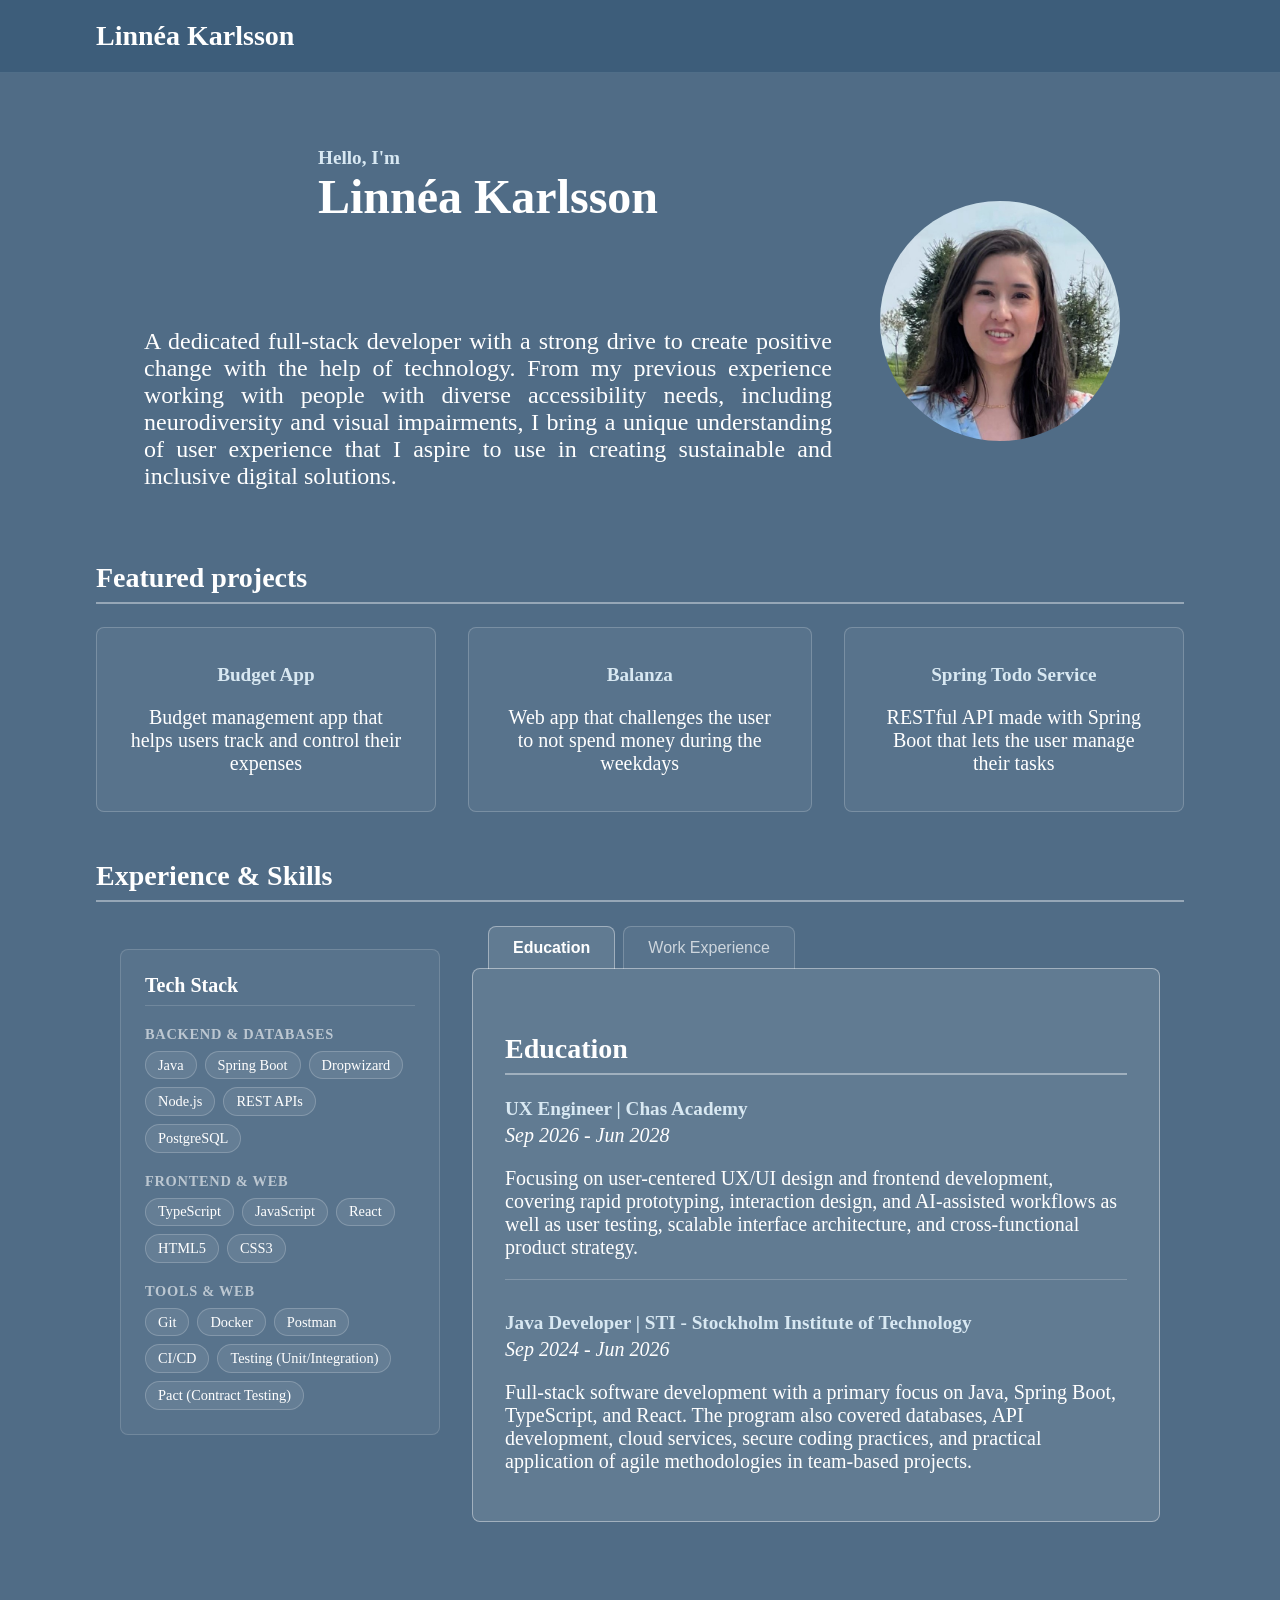
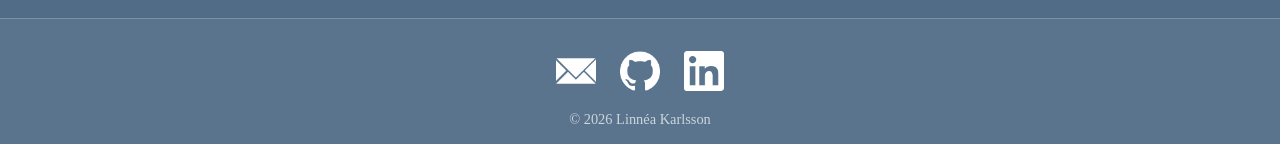
<file: index.html>
<!doctype html>
<html lang="en">
  <head>
    <meta charset="UTF-8" />
    <meta name="viewport" content="width=device-width, initial-scale=1.0" />
    <title>Linnéa Karlsson</title>
    <link rel="stylesheet" href="style.css" />
    <script src="script.js" defer></script>
  </head>
  <body>
    <header>
      <nav>
        <a href="#">Linnéa Karlsson</a>
      </nav>
    </header>

    <main>
      <!-- intro -->
      <section id="intro">
        <article class="intro-content">
          <div class="intro-header">
            <h3 class="intro-greeting">Hello, I'm</h3>
            <h1 id="title">Linnéa Karlsson</h1>
          </div>
          <p id="intro-description">
            A dedicated full-stack developer with a strong drive to create
            positive change with the help of technology. From my previous
            experience working with people with diverse accessibility needs,
            including neurodiversity and visual impairments, I bring a unique
            understanding of user experience that I aspire to use in creating
            sustainable and inclusive digital solutions.
          </p>
        </article>

        <img
          src="images/profile-square.jpg"
          alt="Picture of Linnéa Karlsson"
          id="profile-pic"
        />
      </section>

      <!-- projects -->
      <section id="projects">
        <h2>Featured projects</h2>
        <ul>
          <article class="card">
            <h3>
              <a
                href="https://github.com/lxnneak/budget-app-enterprise"
                target="_blank"
                rel="noopener noreferrer"
                aria-label="Budget App (opens in a new tab)"
              >
                Budget App
              </a>
            </h3>
            <p>
              Budget management app that helps users track and control their
              expenses
            </p>
          </article>

          <article class="card">
            <h3>
              <a
                href="https://github.com/davidlkarlsson/Balanza"
                target="_blank"
                rel="noopener noreferrer"
                aria-label="Balanza (opens in a new tab)"
              >
                Balanza
              </a>
            </h3>
            <p>
              Web app that challenges the user to not spend money during the
              weekdays
            </p>
          </article>

          <article class="card">
            <h3>
              <a
                href="https://github.com/tHaraldsson/spring-todo-service"
                target="_blank"
                rel="noopener noreferrer"
                aria-label="Spring Todo Service (opens in a new tab)"
              >
                Spring Todo Service
              </a>
            </h3>
            <p>
              RESTful API made with Spring Boot that lets the user manage their
              tasks
            </p>
          </article>
        </ul>
      </section>

      <h2>Experience & Skills</h2>

      <section class="portfolio-grid-wrapper">
        <!-- tech stack -->
        <aside class="tech-stack-container" aria-label="Tech Stack">
          <h3 class="tech-stack-title">Tech Stack</h3>

          <div class="tech-group">
            <h4>Backend & Databases</h4>
            <ul class="tech-pills">
              <li>Java</li>
              <li>Spring Boot</li>
              <li>Dropwizard</li>
              <li>Node.js</li>
              <li>REST APIs</li>
              <li>PostgreSQL</li>
            </ul>
          </div>

          <div class="tech-group">
            <h4>Frontend & Web</h4>
            <ul class="tech-pills">
              <li>TypeScript</li>
              <li>JavaScript</li>
              <li>React</li>
              <li>HTML5</li>
              <li>CSS3</li>
            </ul>
          </div>

          <div class="tech-group">
            <h4>Tools & Web</h4>
            <ul class="tech-pills">
              <li>Git</li>
              <li>Docker</li>
              <li>Postman</li>
              <li>CI/CD</li>
              <li>Testing (Unit/Integration)</li>
              <li>Pact (Contract Testing)</li>
            </ul>
          </div>
        </aside>

        <!-- resume -->
        <section class="tab-wrapper">
          <div id="toggle-buttons">
            <button
              id="education-btn"
              type="button"
              class="active"
              aria-pressed="true"
              aria-controls="education"
            >
              Education
            </button>
            <button
              id="work-experience-btn"
              type="button"
              aria-pressed="false"
              aria-controls="work-experience"
            >
              Work Experience
            </button>
          </div>

          <!-- resume tabs  -->
          <section id="education" class="active">
            <h2>Education</h2>
            <article class="resume-item">
              <h3 class="school-name">UX Engineer | Chas Academy</h3>
              <p class="date-range">Sep 2026 - Jun 2028</p>
              <p class="description">
                Focusing on user-centered UX/UI design and frontend development,
                covering rapid prototyping, interaction design, and AI-assisted
                workflows as well as user testing, scalable interface
                architecture, and cross-functional product strategy.
              </p>
            </article>

            <article class="resume-item">
              <h3 class="school-name">
                Java Developer | STI - Stockholm Institute of Technology
              </h3>
              <p class="date-range">Sep 2024 - Jun 2026</p>
              <p class="description">
                Full-stack software development with a primary focus on Java,
                Spring Boot, TypeScript, and React. The program also covered
                databases, API development, cloud services, secure coding
                practices, and practical application of agile methodologies in
                team-based projects.
              </p>
            </article>
          </section>

          <section id="work-experience" hidden>
            <h2>Work Experience</h2>
            <article class="resume-item">
              <h3 class="workplace">
                Software Developer Intern | Svenska Postkodlotteriet
              </h3>
              <p class="date-range">Jan - May 2026</p>
              <p class="description">
                Focused on backend development, migrating endpoints to
                Java-based microservices and managing API data flows. Applied
                practical testing methodology in Postman and conducted contract
                testing with Pact.
              </p>
            </article>

            <article class="resume-item">
              <h3 class="workplace">
                Relief Worker | BonZi personligt stöd AB
              </h3>
              <p class="date-range">Sep 2024 - ongoing</p>
              <p class="description">
                Providing tailored support to families with children with
                neurodevelopmental disorders, demonstrating high responsibility,
                adaptability, and clear communication.
              </p>
            </article>

            <article class="resume-item">
              <h3 class="workplace">Support Worker | AIS ledsagarservice</h3>
              <p class="date-range">Oct 2018 - Sep 2024</p>
              <p class="description">
                Assisted individuals with various disabilities to support their
                independence, building strong relationships through empathy and
                active listening.
              </p>
            </article>

            <article class="resume-item">
              <h3 class="workplace">
                Preschool Teacher Assistant | Förskolan Lyktan
              </h3>
              <p class="date-range">Dec 2018 - Jul 2024</p>
              <p class="description">
                Conducted daily pedagogical activities in teams, developing
                strong skills in collaboration, conflict resolution, and
                fast-paced environment management.
              </p>
            </article>
          </section>
        </section>
      </section>
    </main>

    <footer>
      <nav aria-label="Social and Contact Links">
        <ul class="contact-icons">
          <li>
            <a href="mailto:lienlinneakarlsson@gmail.com" aria-label="Email me">
              <img
                src="images/email-envelope-white-icon.webp"
                alt="Email Icon"
              />
            </a>
          </li>
          <li>
            <a
              href="https://github.com/lxnneak"
              target="_blank"
              rel="noopener noreferrer"
              aria-label="GitHub Profile (opens in a new tab)"
            >
              <img src="images/github-white-icon.webp" alt="GitHub Icon" />
            </a>
          </li>
          <li>
            <a
              href="https://linkedin.com/in/lienlinneakarlsson"
              target="_blank"
              rel="noopener noreferrer"
              aria-label="LinkedIn Profile (opens in a new tab)"
            >
              <img
                src="images/linkedin-app-white-icon.webp"
                alt="LinkedIn Icon"
              />
            </a>
          </li>
        </ul>
      </nav>
      <p>&copy; 2026 Linnéa Karlsson</p>
    </footer>
  </body>
</html>
</file>
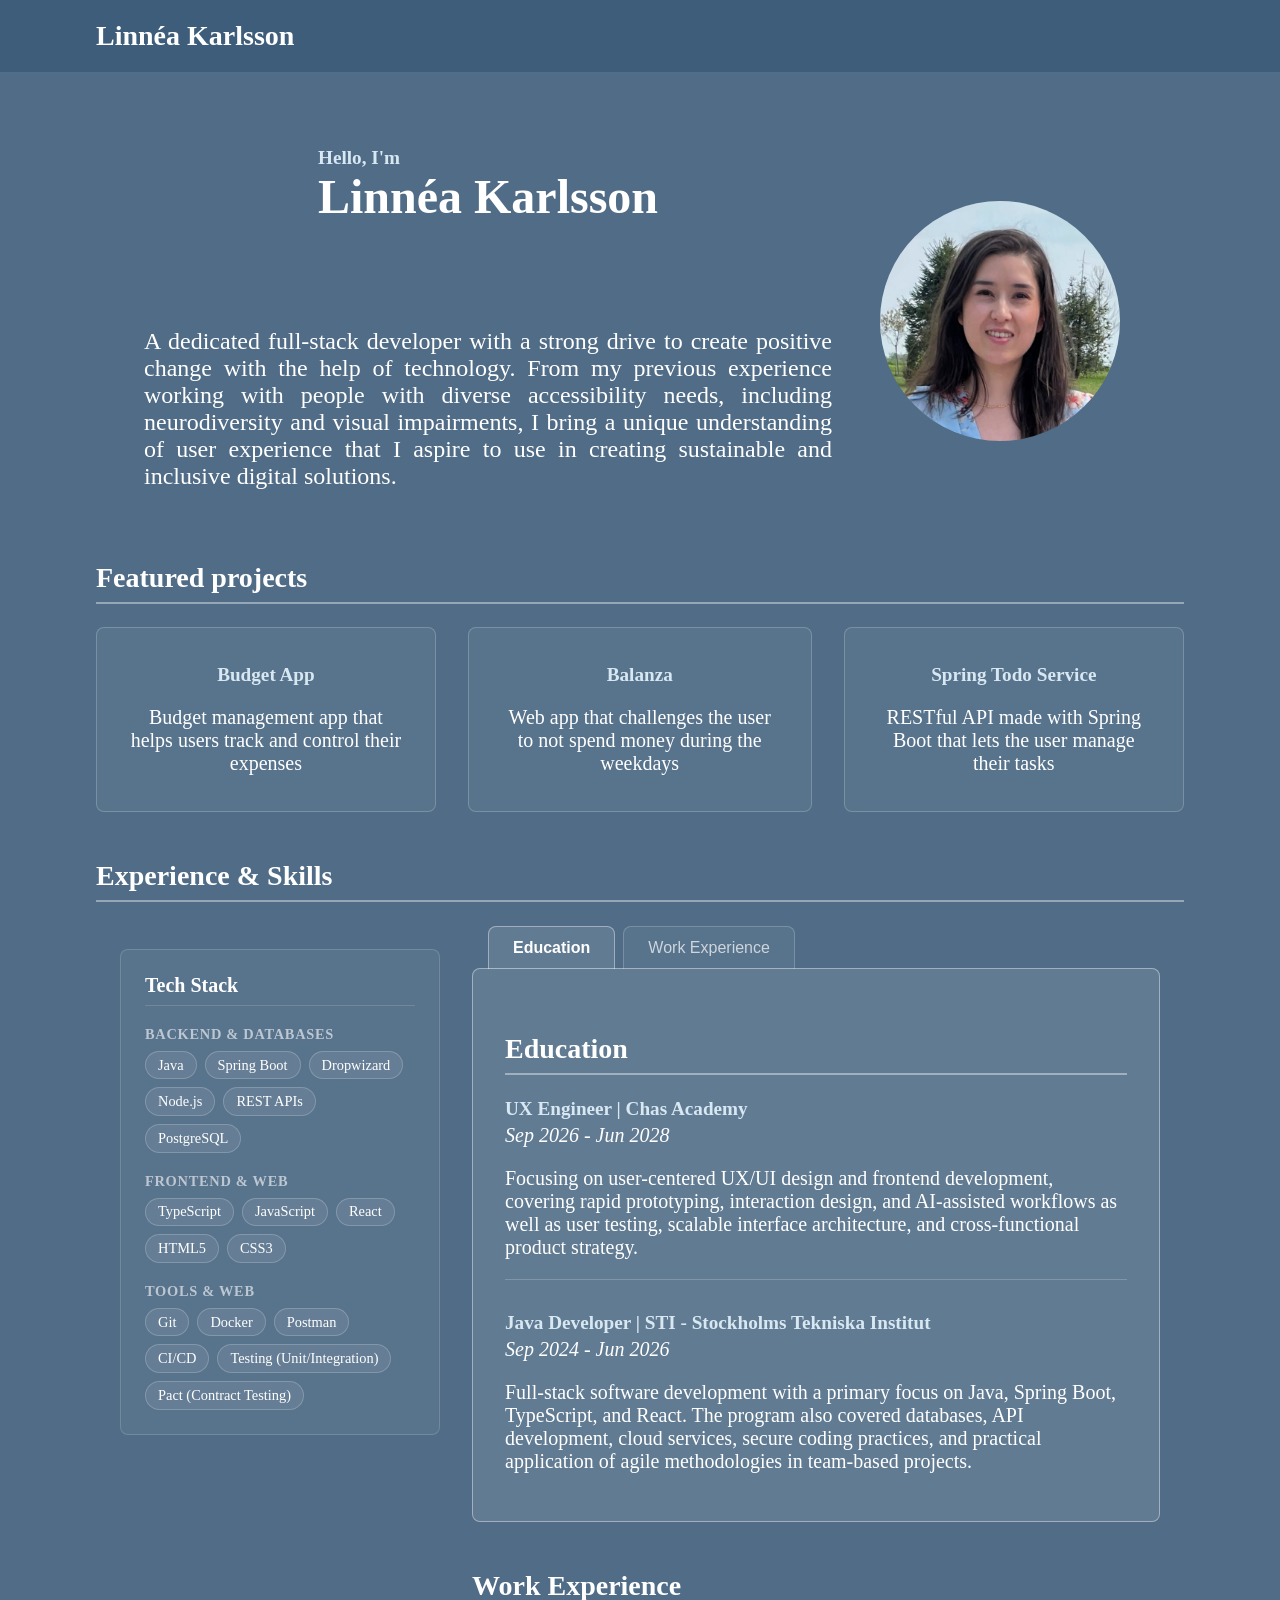
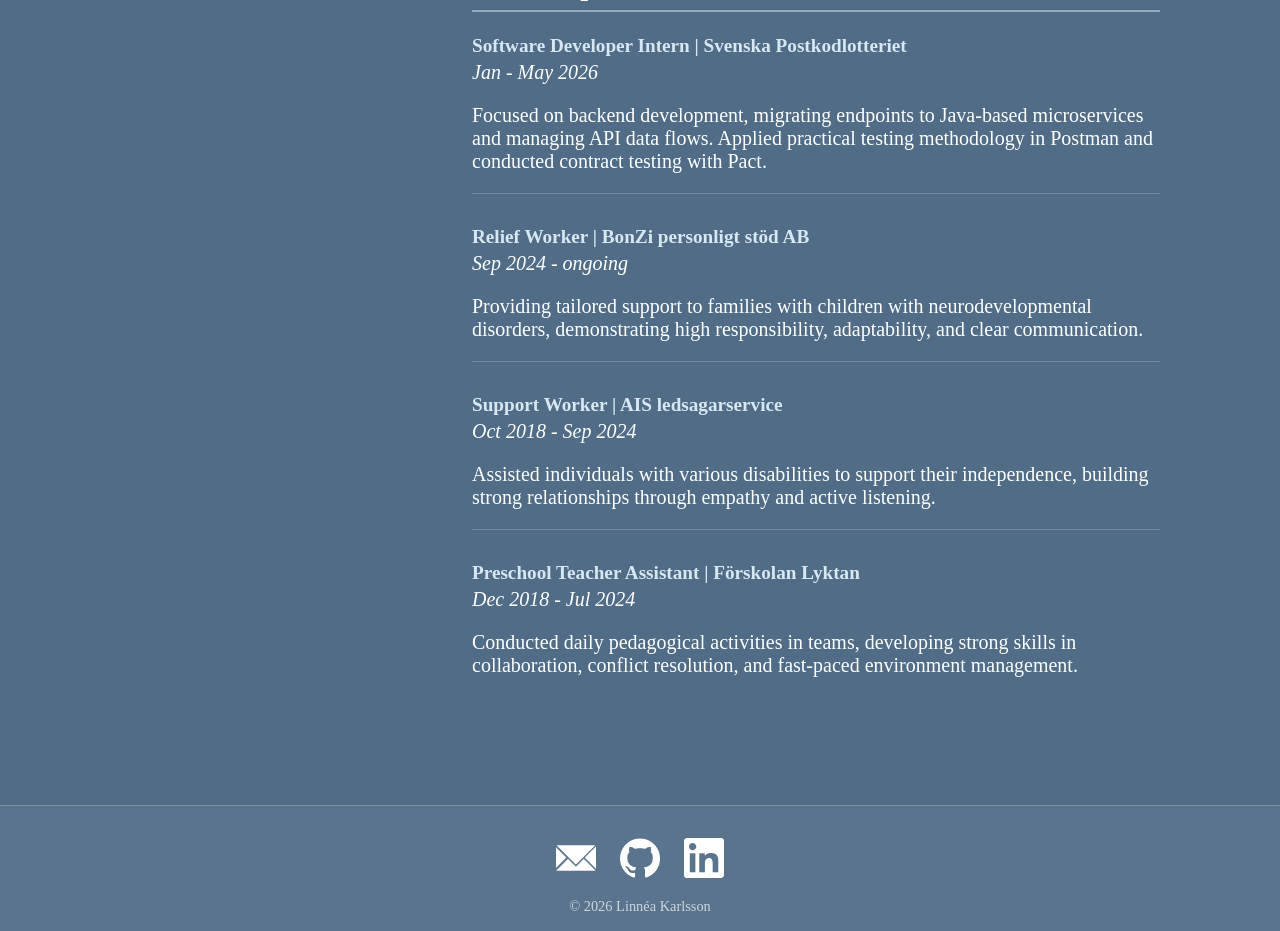
<file: about-me.html>
<!doctype html>
<html lang="en">
  <head>
    <meta charset="UTF-8" />
    <meta name="viewport" content="width=device-width, initial-scale=1.0" />
    <title>Linnéa Karlsson</title>
    <link rel="stylesheet" href="style.css" />
    <script src="script.js" defer></script>
  </head>
  <body>
    <header>
      <nav>
        <a href="#">Linnéa Karlsson</a>
      </nav>
    </header>

    <main>
      <!-- intro -->
      <section id="intro">
        <article class="intro-content">
          <div class="intro-header">
            <h3 class="intro-greeting">Hello, I'm</h3>
            <h1 id="title">Linnéa Karlsson</h1>
          </div>
          <p id="intro-description">
            A dedicated full-stack developer with a strong drive to create
            positive change with the help of technology. From my previous
            experience working with people with diverse accessibility needs,
            including neurodiversity and visual impairments, I bring a unique
            understanding of user experience that I aspire to use in creating
            sustainable and inclusive digital solutions.
          </p>
        </article>

        <img
          src="images/profile-square.jpg"
          alt="Picture of Linnéa Karlsson"
          id="profile-pic"
        />
      </section>

      <!-- projects -->
      <section id="projects">
        <h2><strong>Featured projects</strong></h2>
        <ul>
          <article class="card">
            <h3>
              <a
                href="https://github.com/lxnneak/budget-app-enterprise"
                target="_blank"
              >
                Budget App
              </a>
            </h3>
            <p>
              Budget management app that helps users track and control their
              expenses
            </p>
          </article>

          <article class="card">
            <h3>
              <a
                href="https://github.com/davidlkarlsson/Balanza"
                target="_blank"
              >
                Balanza
              </a>
            </h3>
            <p>
              Web app that challenges the user to not spend money during the
              weekdays
            </p>
          </article>

          <article class="card">
            <h3>
              <a
                href="https://github.com/tHaraldsson/spring-todo-service"
                target="_blank"
              >
                Spring Todo Service
              </a>
            </h3>
            <p>
              RESTful API made with Spring Boot that lets the user manage their
              tasks
            </p>
          </article>
        </ul>
      </section>

      <h2><strong>Experience & Skills</strong></h2>

      <section class="portfolio-grid-wrapper">
        <!-- tech stack -->
        <aside class="tech-stack-container" aria-label="Tech Stack">
          <h3 class="tech-stack-title">Tech Stack</h3>

          <div class="tech-group">
            <h4>Backend & Databases</h4>
            <ul class="tech-pills">
              <li>Java</li>
              <li>Spring Boot</li>
              <li>Dropwizard</li>
              <li>Node.js</li>
              <li>REST APIs</li>
              <li>PostgreSQL</li>
            </ul>
          </div>

          <div class="tech-group">
            <h4>Frontend & Web</h4>
            <ul class="tech-pills">
              <li>TypeScript</li>
              <li>JavaScript</li>
              <li>React</li>
              <li>HTML5</li>
              <li>CSS3</li>
            </ul>
          </div>

          <div class="tech-group">
            <h4>Tools & Web</h4>
            <ul class="tech-pills">
              <li>Git</li>
              <li>Docker</li>
              <li>Postman</li>
              <li>CI/CD</li>
              <li>Testing (Unit/Integration)</li>
              <li>Pact (Contract Testing)</li>
            </ul>
          </div>
        </aside>

        <!-- resume -->
        <section class="tab-wrapper">
          <span id="toggle-buttons">
            <button
              id="education-btn"
              type="button"
              class="active"
              aria-pressed="true"
            >
              Education
            </button>
            <button id="work-experience-btn" type="button" aria-pressed="false">
              Work Experience
            </button>
          </span>

          <!-- resume tabs  -->
          <section id="education" class="active">
            <h2><strong>Education</strong></h2>
            <article class="resume-item">
              <h3 class="school-name">UX Engineer | Chas Academy</h3>
              <p class="date-range">Sep 2026 - Jun 2028</p>
              <p class="description">
                Focusing on user-centered UX/UI design and frontend development,
                covering rapid prototyping, interaction design, and AI-assisted
                workflows as well as user testing, scalable interface
                architecture, and cross-functional product strategy.
              </p>
            </article>

            <article class="resume-item">
              <h3 class="school-name">
                Java Developer | STI - Stockholms Tekniska Institut
              </h3>
              <p class="date-range">Sep 2024 - Jun 2026</p>
              <p class="description">
                Full-stack software development with a primary focus on Java,
                Spring Boot, TypeScript, and React. The program also covered
                databases, API development, cloud services, secure coding
                practices, and practical application of agile methodologies in
                team-based projects.
              </p>
            </article>
          </section>

          <section id="work-experience">
            <h2><strong>Work Experience</strong></h2>
            <article class="resume-item">
              <h3 class="workplace">
                Software Developer Intern | Svenska Postkodlotteriet
              </h3>
              <p class="date-range">Jan - May 2026</p>
              <p class="description">
                Focused on backend development, migrating endpoints to
                Java-based microservices and managing API data flows. Applied
                practical testing methodology in Postman and conducted contract
                testing with Pact.
              </p>
            </article>

            <article class="resume-item">
              <h3 class="workplace">
                Relief Worker | BonZi personligt stöd AB
              </h3>
              <p class="date-range">Sep 2024 - ongoing</p>
              <p class="description">
                Providing tailored support to families with children with
                neurodevelopmental disorders, demonstrating high responsibility,
                adaptability, and clear communication.
              </p>
            </article>

            <article class="resume-item">
              <h3 class="workplace">Support Worker | AIS ledsagarservice</h3>
              <p class="date-range">Oct 2018 - Sep 2024</p>
              <p class="description">
                Assisted individuals with various disabilities to support their
                independence, building strong relationships through empathy and
                active listening.
              </p>
            </article>

            <article class="resume-item">
              <h3 class="workplace">
                Preschool Teacher Assistant | Förskolan Lyktan
              </h3>
              <p class="date-range">Dec 2018 - Jul 2024</p>
              <p class="description">
                Conducted daily pedagogical activities in teams, developing
                strong skills in collaboration, conflict resolution, and
                fast-paced environment management.
              </p>
            </article>
          </section>
        </section>
      </section>
    </main>

    <footer>
      <nav aria-label="Social and Contact Links">
        <ul class="contact-icons">
          <li>
            <a href="mailto:lienlinneakarlsson@gmail.com" aria-label="Email me">
              <img
                src="images/email-envelope-white-icon.webp"
                alt="Email Icon"
              />
            </a>
          </li>
          <li>
            <a
              href="https://github.com/lxnneak"
              target="_blank"
              rel="noopener noreferrer"
              aria-label="GitHub Profile"
            >
              <img src="images/github-white-icon.webp" alt="GitHub Icon" />
            </a>
          </li>
          <li>
            <a
              href="https://linkedin.com/in/lienlinneakarlsson"
              target="_blank"
              rel="noopener noreferrer"
              aria-label="LinkedIn Profile"
            >
              <img
                src="images/linkedin-app-white-icon.webp"
                alt="LinkedIn Icon"
              />
            </a>
          </li>
        </ul>
      </nav>
      <p>&copy; 2026 Linnéa Karlsson</p>
    </footer>
  </body>
</html>
</file>
<file: style.css>
*,
*::before,
*::after {
  box-sizing: border-box;
}

body {
  display: flex;
  flex-direction: column;
  gap: 3rem;
  width: 100%;
  margin: 0 auto;
  background-color: rgb(54, 87, 117, 0.87);
  color: #fff;
  font-size: 1.25rem;
}

/* header & navigation */
header {
  position: fixed;
  top: 0;
  inset-inline: 0;
  width: 100%;
  padding: 1.25rem 2rem;
  margin: 0;
  background-color: rgba(54, 87, 117, 0.7);
  border-bottom: 1px solid rgba(255, 255, 255, 0.1);
  z-index: 1000;
  transition: all 0.3s ease;
}

header.scrolled {
  padding: 0.75rem 2rem;
  background-color: rgb(54, 87, 117);
  border-bottom-color: rgba(255, 255, 255, 0.3);
  box-shadow: 0 4px 20px rgba(0, 0, 0, 0.3);
}

nav {
  display: flex;
  align-items: center;
  justify-content: space-between;
  gap: 1.5rem;
  width: min(100%, 68rem);
  margin-inline: auto;
}

nav > a {
  text-decoration: none;
  font-size: 1.75rem;
  font-weight: bold;
}

h1 {
  font-size: 3rem;
}

h2 {
  width: 100%;
  padding-bottom: 0.5rem;
  border-bottom: 2px solid rgba(255, 255, 255, 0.4);
  font-size: 1.75rem;
  margin-top: 3rem;
}

h3 {
  font-size: 1.2rem;
  font-weight: 600;
  color: #d8e8f2;
}

a {
  color: inherit;
  text-decoration: none;
  text-underline-offset: 0.25em;
}

a:hover,
a:focus-visible {
  text-decoration: underline;
}

button:focus-visible {
  outline: 3px solid #ffffff;
  outline-offset: 3px;
  z-index: 3;
}

main {
  width: min(100%, 72rem);
  padding: 3rem 2rem;
  margin-top: 2rem; /* gives space below the header */
  margin-left: auto;
  margin-right: auto;
}

/* intro section */

#intro {
  display: flex;
  flex-direction: row;
  align-items: center;
  gap: 2rem;
  margin: 3rem;
}

.intro-content {
  display: flex;
  flex-direction: column;
  align-items: center;
  gap: 2rem;
}

.intro-header {
  display: flex;
  flex-direction: column;
  align-items: flex-start;
  gap: 0;
}

#title {
  margin-top: 0;
}

.intro-greeting {
  margin-bottom: 0;
}

#intro-description {
  flex: 1;
  text-align: justify;
  font-size: 1.5rem;
}

#profile-pic {
  height: 15rem;
  border-radius: 50%;
  margin: 0 1rem;
}

/* projects section */

#projects ul {
  display: flex;
  text-align: center;
  justify-content: space-between;
  gap: 2rem;
  padding: 0;
}

.card {
  padding: 1rem 2rem;
  border: 1px solid rgba(255, 255, 255, 0.2);
  border-radius: 0.5rem;
  background-color: rgba(255, 255, 255, 0.05);
}

/* experience section */

.portfolio-grid-wrapper {
  display: flex;
  flex-direction: row;
  align-items: flex-start;
  gap: 2rem;
  max-width: 65rem; /* Expanded to comfortably fit both columns */
  margin: 0 auto;
}

/* tech stack section */

.tech-stack-container {
  width: 20rem;
  background-color: rgba(255, 255, 255, 0.05);
  border: 1px solid rgba(255, 255, 255, 0.15);
  border-radius: 0.5rem;
  padding: 1.5rem;
  margin-top: 1.5rem;
}

.tech-stack-title {
  font-size: 1.25rem;
  color: #ffffff;
  margin-top: 0;
  margin-bottom: 1.25rem;
  border-bottom: 1px solid rgba(255, 255, 255, 0.15);
  padding-bottom: 0.5rem;
}

.tech-group {
  margin-bottom: 1.25rem;
}

.tech-group:last-child {
  margin-bottom: 0;
}

.tech-group h4 {
  font-size: 0.9rem;
  text-transform: uppercase;
  letter-spacing: 0.05em;
  color: rgba(255, 255, 255, 0.6);
  margin-bottom: 0.5rem;
}

.tech-pills {
  display: flex;
  flex-wrap: wrap;
  gap: 0.5rem;
  list-style: none;
  padding: 0;
  margin: 0;
}

.tech-pills li {
  background-color: rgba(255, 255, 255, 0.08);
  border: 1px solid rgba(255, 255, 255, 0.2);
  color: #ffffff;
  font-size: 0.9rem;
  padding: 0.3rem 0.75rem;
  border-radius: 2rem;
  transition: all 0.2s ease;
  cursor: default;
}

/* resume tabs */

.tab-wrapper {
  flex: 1;
  width: 100%;
}

#toggle-buttons {
  display: flex;
  gap: 0.5rem;
  justify-content: flex-start;
  margin-bottom: 0;
  padding-left: 1rem;
}

#education-btn,
#work-experience-btn {
  padding: 0.75rem 1.5rem;
  font-size: 1rem;
  color: rgba(255, 255, 255, 0.7);
  background-color: rgba(255, 255, 255, 0.05);
  border: 1px solid rgba(255, 255, 255, 0.2);
  border-top-left-radius: 0.5rem;
  border-top-right-radius: 0.5rem;
  border-bottom: none; /* Leaves bottom open to merge with section */
  cursor: pointer;
  position: relative;
  top: 1px; /* Overlaps section top border by 1px */
  transition: all 0.2s ease;
}

#education-btn:hover,
#work-experience-btn:hover {
  background-color: rgba(255, 255, 255, 0.2);
}

#education-btn.active,
#work-experience-btn.active {
  background-color: rgba(255, 255, 255, 0.1);
  color: #ffffff;
  border-color: rgba(255, 255, 255, 0.4);
  font-weight: 600;
  z-index: 2;
}

#education.active,
#work-experience.active {
  display: block;
  border: 1px solid rgba(255, 255, 255, 0.4);
  border-radius: 0.5rem;
  padding: 1rem 2rem;
  background-color: rgba(255, 255, 255, 0.1);
  position: relative;
  z-index: 1;
}

#education[hidden],
#work-experience[hidden] {
  display: none;
}

.resume-item {
  margin-bottom: 2rem;
  border-bottom: 1px solid rgba(255, 255, 255, 0.2);
}

/* remove border for the last item */
.resume-item:last-child {
  border-bottom: none;
}

.school-name,
.workplace {
  margin-bottom: 0.25rem;
}

.date-range {
  font-style: italic;
  margin-top: 0;
}

footer {
  display: flex;
  flex-direction: column;
  width: 100%;
  text-align: center;
  padding: 1rem 0;
  background-color: rgba(255, 255, 255, 0.05);
  border-top: 1px solid rgba(255, 255, 255, 0.2);
  color: rgba(255, 255, 255, 0.7);
  font-size: 0.9rem;
}

/* contact links */

footer nav {
  justify-content: center;
  width: 100%;
  margin: 1rem 0;
}

.contact-icons {
  display: flex;
  gap: 1.5rem;
  list-style: none;
  padding: 0;
  margin: 0;
}

.contact-icons img {
  width: 2.5rem;
  height: 2.5rem;
  transition:
    opacity 0.2s ease,
    transform 0.2s ease;
}

.contact-icons a:hover img {
  opacity: 0.7;
  transform: translateY(-2px); /* Subtle lift on hover */
}

footer p {
  margin: 0;
}

/* media queries for responsive design */

@media (max-width: 52rem) {
  #intro {
    flex-direction: column-reverse;
    text-align: center;
    gap: 1.5rem;
    margin: 1rem 0;
  }

  .intro-content {
    width: 100%;
    gap: 0;
  }

  img#profile-pic {
    width: 180px;
    height: 180px;
    margin: 0 auto;
  }

  #projects ul {
    flex-direction: column;
    align-items: center;
    gap: 1rem;
  }

  .card {
    width: 20rem;
  }

  .portfolio-grid-wrapper {
    flex-direction: column;
  }

  .tech-stack-container {
    width: 100%;
    margin-top: 0;
  }

  main {
    padding-bottom: 1rem;
  }
}

@media (max-width: 25rem) {
  #toggle-buttons {
    padding-left: 0.5rem;
    gap: 0.25rem;
  }

  #education-btn,
  #work-experience-btn {
    font-size: 0.8rem;
    padding: 0.5rem 1rem;
  }
}

/* fix footer at the bottom for tall screens */
@media (min-height: 92rem) {
  footer {
    position: fixed;
    bottom: 0;
  }
}
</file>
